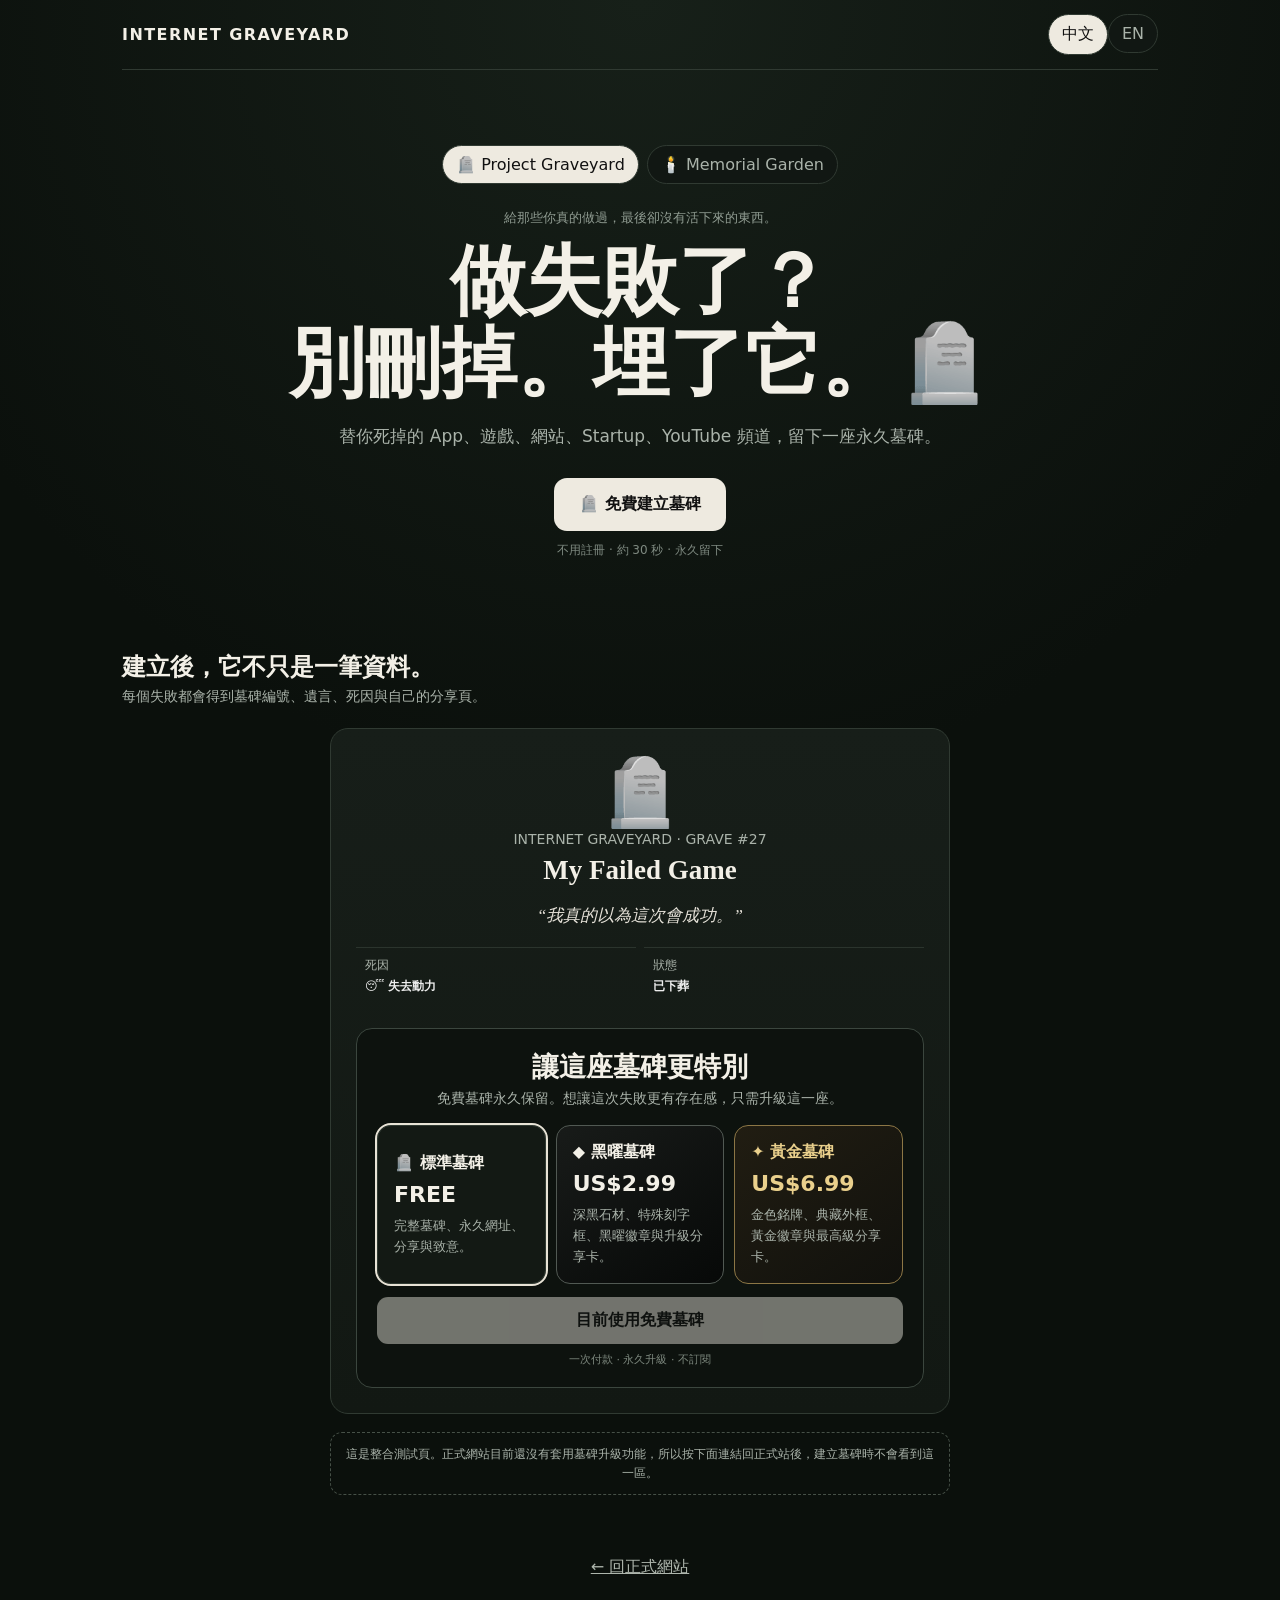
<file: integrated-test-v3.html>
<!doctype html><html lang="zh-Hant"><head><meta charset="utf-8"><meta name="viewport" content="width=device-width,initial-scale=1"><title>Internet Graveyard — Integrated Test</title><style>:root{--bg:#0b100c;--p:#121813;--p2:#171e19;--line:#303a32;--text:#f3f0e7;--muted:#aab3aa;--gold:#d5b66a}*{box-sizing:border-box}body{margin:0;background:radial-gradient(circle at top,#172019,#0b100c 45%);color:var(--text);font-family:Inter,system-ui,sans-serif}.wrap{max-width:1080px;margin:auto;padding:0 22px 70px}header{height:70px;border-bottom:1px solid var(--line);display:flex;align-items:center;justify-content:space-between}.brand{font-weight:900;letter-spacing:.09em}button{font:inherit;cursor:pointer}.lang button,.switch button{border:1px solid var(--line);background:#111713;color:var(--muted);padding:9px 13px;border-radius:999px}.lang .on,.switch .on{background:#eeeae0;color:#111}.hero{text-align:center;padding:75px 0 58px}.switch{display:flex;justify-content:center;gap:8px;margin-bottom:25px}.kicker{font-size:13px;color:#8f9b91;margin-bottom:13px}.hero h1{font:700 clamp(44px,7vw,76px)/1.08 Georgia,serif;margin:0 auto 18px;max-width:850px}.hero p{color:var(--muted);font-size:17px;line-height:1.7;max-width:690px;margin:auto}.cta{margin-top:27px;border:0;background:#eeeae0;color:#111;padding:16px 25px;border-radius:13px;font-weight:900}.proof{margin-top:11px;color:#7f8a81;font-size:12px}.section{padding:34px 0}.section h2{margin:0 0 5px}.sub{color:var(--muted);font-size:14px}.grave{max-width:620px;margin:22px auto 0;padding:25px;border:1px solid var(--line);border-radius:18px;background:linear-gradient(180deg,var(--p2),var(--p));text-align:center}.stone{font-size:66px}.grave h3{font:700 27px Georgia,serif;margin:8px}.epi{font:italic 17px Georgia,serif;color:#e5e1d8;margin:18px auto;max-width:430px}.facts{display:grid;grid-template-columns:1fr 1fr;gap:8px;text-align:left;margin:20px 0}.fact{border-top:1px solid #2b342d;padding:9px;color:var(--muted);font-size:12px}.fact b{display:block;color:#eee;margin-top:4px}.upgrade{margin-top:24px;padding:20px;border:1px solid #3b463e;border-radius:16px;background:#0d120e}.upgrade h3{font-family:inherit;margin:0 0 5px}.tiers{display:grid;grid-template-columns:repeat(3,1fr);gap:10px;margin-top:17px}.tier{position:relative;border:1px solid var(--line);background:#131914;border-radius:14px;padding:16px;text-align:left;color:var(--text)}.tier strong{display:block;font-size:16px}.tier .price{font-size:22px;font-weight:900;margin:8px 0}.tier small{color:var(--muted);line-height:1.5}.tier.selected{outline:2px solid #e8e3d6}.tier.obsidian{background:linear-gradient(145deg,#181b19,#070908);border-color:#515953}.tier.gold{background:linear-gradient(145deg,#211d12,#11110d);border-color:#8c7645}.tier.gold strong,.tier.gold .price{color:#ead08c}.pay{width:100%;margin-top:13px;border:0;border-radius:11px;padding:13px;font-weight:900;background:#eeeae0;color:#111}.pay:disabled{opacity:.45;cursor:not-allowed}.note{text-align:center;color:#7e897f;font-size:11px;margin-top:8px}.back{display:block;text-align:center;color:#aeb6ad;margin-top:28px}.prod-note{max-width:620px;margin:18px auto 0;padding:12px 14px;border:1px dashed #465047;border-radius:12px;color:var(--muted);font-size:12px;line-height:1.55;text-align:center}dialog{border:1px solid var(--line);border-radius:18px;background:#101511;color:var(--text);width:min(570px,calc(100% - 24px));padding:24px}dialog::backdrop{background:#000b}.formrow{margin:15px 0}.formrow label{display:block;color:var(--muted);font-size:13px;margin-bottom:6px}.formrow input,.formrow select{width:100%;padding:12px;background:#090d0a;border:1px solid var(--line);border-radius:10px;color:var(--text)}@media(max-width:700px){.tiers,.facts{grid-template-columns:1fr}.hero{padding-top:55px}}</style></head><body><div class="wrap"><header><div class="brand">INTERNET GRAVEYARD</div><div class="lang"><button id="zh" class="on" onclick="setLang('zh')">中文</button><button id="en" onclick="setLang('en')">EN</button></div></header><section class="hero"><div class="switch"><button class="on">🪦 Project Graveyard</button><button onclick="alert(lang==='zh'?'此測試版先驗證 Project 課金流程，Memorial 正式站維持原樣。':'This test focuses on Project monetization. Memorial remains unchanged.')">🕯️ Memorial Garden</button></div><div class="kicker" id="kicker">給那些你真的做過，最後卻沒有活下來的東西。</div><h1 id="title">做失敗了？<br>別刪掉。埋了它。🪦</h1><p id="subtitle">替你死掉的 App、遊戲、網站、Startup、YouTube 頻道，留下一座永久墓碑。</p><button class="cta" id="create" onclick="document.querySelector('dialog').showModal()">🪦 免費建立墓碑</button><div class="proof" id="proof">不用註冊 · 約 30 秒 · 永久留下</div></section><section class="section"><h2 id="done">建立後，它不只是一筆資料。</h2><div class="sub" id="doneSub">每個失敗都會得到墓碑編號、遺言、死因與自己的分享頁。</div><div class="grave" id="grave"><div class="stone">🪦</div><div class="sub">INTERNET GRAVEYARD · GRAVE #27</div><h3>My Failed Game</h3><div class="epi" id="epitaph">“我真的以為這次會成功。”</div><div class="facts"><div class="fact"><span id="causeLabel">死因</span><b id="causeValue">😴 失去動力</b></div><div class="fact"><span id="statusLabel">狀態</span><b id="statusValue">已下葬</b></div></div><div class="upgrade"><h3 id="upTitle">讓這座墓碑更特別</h3><div class="sub" id="upSub">免費墓碑永久保留。想讓這次失敗更有存在感，只需升級這一座。</div><div class="tiers"><button class="tier selected" data-tier="standard" onclick="pick(this)"><strong id="standardTitle">🪦 標準墓碑</strong><div class="price">FREE</div><small id="standardDesc">完整墓碑、永久網址、分享與致意。</small></button><button class="tier obsidian" data-tier="obsidian" onclick="pick(this)"><strong id="obsidianTitle">◆ 黑曜墓碑</strong><div class="price">US$2.99</div><small id="obsidianDesc">深黑石材、特殊刻字框、黑曜徽章與升級分享卡。</small></button><button class="tier gold" data-tier="gold" onclick="pick(this)"><strong id="goldTitle">✦ 黃金墓碑</strong><div class="price">US$6.99</div><small id="goldDesc">金色銘牌、典藏外框、黃金徽章與最高級分享卡。</small></button></div><button class="pay" id="pay" disabled>目前使用免費墓碑</button><div class="note" id="payNote">一次付款 · 永久升級 · 不訂閱</div></div></div><div class="prod-note" id="prodNote">這是整合測試頁。正式網站目前還沒有套用墓碑升級功能，所以按下面連結回正式站後，建立墓碑時不會看到這一區。</div></section><a class="back" id="back" href="./">← 回正式網站</a></div><dialog><form method="dialog"><h2 id="formTitle">替它立一座墓碑</h2><div class="sub" id="formSub">3 個問題，先埋下去。</div><div class="formrow"><label id="nameLabel">① 它叫什麼？</label><input value="My Failed Game"></div><div class="formrow"><label id="causeFormLabel">② 它為什麼死了？</label><select id="causeSelect"><option>😴 失去動力</option><option>👻 沒有使用者</option><option>📉 行銷太差</option><option>💸 錢燒完了</option></select></div><div class="formrow"><label id="epiLabel">③ 留一句遺言</label><input value="我真的以為這次會成功。"></div><button class="cta" id="buryBtn" style="width:100%;margin-top:8px" onclick="setTimeout(()=>document.getElementById('grave').scrollIntoView({behavior:'smooth'}),100)">🪦 埋了它</button></form></dialog><script>let lang='zh';function pick(el){document.querySelectorAll('.tier').forEach(x=>x.classList.remove('selected'));el.classList.add('selected');let t=el.dataset.tier,p=document.getElementById('pay'),g=document.getElementById('grave');g.style.boxShadow='';g.style.borderColor='';if(t==='standard'){p.disabled=true;p.textContent=lang==='zh'?'目前使用免費墓碑':'Current: Free grave'}else{p.disabled=false;p.textContent=(lang==='zh'?'永久升級 · ':'Permanent upgrade · ')+(t==='obsidian'?'US$2.99':'US$6.99');if(t==='obsidian'){g.style.borderColor='#68716a';g.style.boxShadow='0 0 35px rgba(160,170,165,.10)'}else{g.style.borderColor='#a98b4b';g.style.boxShadow='0 0 40px rgba(210,180,90,.12)'}}}document.getElementById('pay').onclick=()=>alert(lang==='zh'?'付款功能尚未開放。這一步目前只測試「會不會讓人想升級」。':'Payment is not enabled yet. This test only validates upgrade appeal.');function setLang(l){lang=l;document.documentElement.lang=l==='zh'?'zh-Hant':'en';zh.classList.toggle('on',l==='zh');en.classList.toggle('on',l==='en');let E=l==='en';kicker.textContent=E?'For the things you really built — but that did not survive.':'給那些你真的做過，最後卻沒有活下來的東西。';title.innerHTML=E?'Failed?<br>Don’t delete it. Bury it. 🪦':'做失敗了？<br>別刪掉。埋了它。🪦';subtitle.textContent=E?'Give your dead app, game, website, startup, or YouTube channel a permanent grave.':'替你死掉的 App、遊戲、網站、Startup、YouTube 頻道，留下一座永久墓碑。';create.textContent=E?'🪦 CREATE A GRAVE — FREE':'🪦 免費建立墓碑';proof.textContent=E?'No sign-up · About 30 seconds · Permanent':'不用註冊 · 約 30 秒 · 永久留下';done.textContent=E?'After creation, it becomes more than a database entry.':'建立後，它不只是一筆資料。';doneSub.textContent=E?'Every failure gets a grave number, epitaph, cause of death, and shareable page.':'每個失敗都會得到墓碑編號、遺言、死因與自己的分享頁。';epitaph.textContent=E?'“I really thought this one would work.”':'“我真的以為這次會成功。”';causeLabel.textContent=E?'Cause of death':'死因';causeValue.textContent=E?'😴 Lost motivation':'😴 失去動力';statusLabel.textContent=E?'Status':'狀態';statusValue.textContent=E?'Buried':'已下葬';upTitle.textContent=E?'Make this grave more special':'讓這座墓碑更特別';upSub.textContent=E?'The free grave stays forever. Upgrade only this grave if you want it to stand out.':'免費墓碑永久保留。想讓這次失敗更有存在感，只需升級這一座。';standardTitle.textContent=E?'🪦 Standard Grave':'🪦 標準墓碑';standardDesc.textContent=E?'Full grave, permanent URL, sharing, and respects.':'完整墓碑、永久網址、分享與致意。';obsidianTitle.textContent=E?'◆ Obsidian Grave':'◆ 黑曜墓碑';obsidianDesc.textContent=E?'Dark stone, special engraving frame, Obsidian badge, and upgraded share card.':'深黑石材、特殊刻字框、黑曜徽章與升級分享卡。';goldTitle.textContent=E?'✦ Gold Grave':'✦ 黃金墓碑';goldDesc.textContent=E?'Gold plaque, collector frame, Gold badge, and premium share card.':'金色銘牌、典藏外框、黃金徽章與最高級分享卡。';payNote.textContent=E?'One-time payment · Permanent · No subscription':'一次付款 · 永久升級 · 不訂閱';prodNote.textContent=E?'This is an integration test page. The live site does not have grave upgrades yet, so returning to the live site will not show this section after grave creation.':'這是整合測試頁。正式網站目前還沒有套用墓碑升級功能，所以按下面連結回正式站後，建立墓碑時不會看到這一區。';back.textContent=E?'← Back to live site':'← 回正式網站';formTitle.textContent=E?'Give it a grave':'替它立一座墓碑';formSub.textContent=E?'3 questions. Bury it first.':'3 個問題，先埋下去。';nameLabel.textContent=E?'① What was it called?':'① 它叫什麼？';causeFormLabel.textContent=E?'② Why did it die?':'② 它為什麼死了？';epiLabel.textContent=E?'③ Leave an epitaph':'③ 留一句遺言';buryBtn.textContent=E?'🪦 BURY IT':'🪦 埋了它';causeSelect.options[0].text=E?'😴 Lost motivation':'😴 失去動力';causeSelect.options[1].text=E?'👻 No users':'👻 沒有使用者';causeSelect.options[2].text=E?'📉 Bad marketing':'📉 行銷太差';causeSelect.options[3].text=E?'💸 Ran out of money':'💸 錢燒完了';pick(document.querySelector('.tier.selected'))}</script></body></html>
</file>
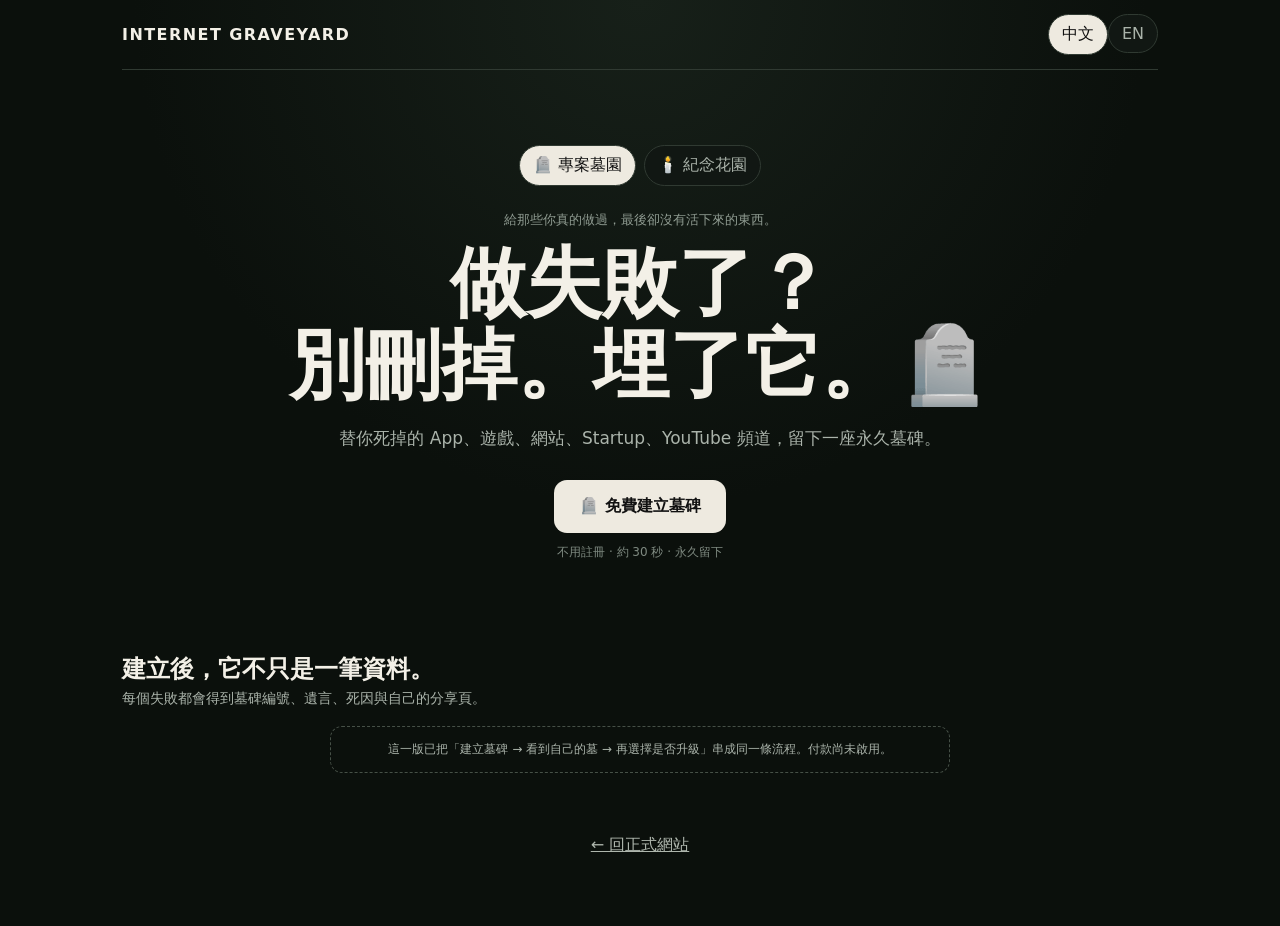
<file: integrated-test-v4.html>
<!doctype html><html lang="zh-Hant"><head><meta charset="utf-8"><meta name="viewport" content="width=device-width,initial-scale=1"><title>Internet Graveyard — Integrated Test V4</title><style>:root{--bg:#0b100c;--panel:#121813;--panel2:#171e19;--line:#303a32;--text:#f3f0e7;--muted:#aab3aa}*{box-sizing:border-box}body{margin:0;background:radial-gradient(circle at top,#172019,#0b100c 45%);color:var(--text);font-family:Inter,system-ui,sans-serif}.wrap{max-width:1080px;margin:auto;padding:0 22px 70px}header{height:70px;border-bottom:1px solid var(--line);display:flex;align-items:center;justify-content:space-between}.brand{font-weight:900;letter-spacing:.09em}button,input,select{font:inherit}.lang button,.switch button{border:1px solid var(--line);background:#111713;color:var(--muted);padding:9px 13px;border-radius:999px;cursor:pointer}.lang .on,.switch .on{background:#eeeae0;color:#111}.hero{text-align:center;padding:75px 0 58px}.switch{display:flex;justify-content:center;gap:8px;margin-bottom:25px}.kicker{font-size:13px;color:#8f9b91;margin-bottom:13px}.hero h1{font:700 clamp(44px,7vw,76px)/1.08 Georgia,serif;margin:0 auto 18px;max-width:850px}.hero p{color:var(--muted);font-size:17px;line-height:1.7;max-width:690px;margin:auto}.cta{margin-top:27px;border:0;background:#eeeae0;color:#111;padding:16px 25px;border-radius:13px;font-weight:900;cursor:pointer}.proof{margin-top:11px;color:#7f8a81;font-size:12px}.section{padding:34px 0}.section h2{margin:0 0 5px}.sub{color:var(--muted);font-size:14px}.grave{display:none;max-width:620px;margin:22px auto 0;padding:25px;border:1px solid var(--line);border-radius:18px;background:linear-gradient(180deg,var(--panel2),var(--panel));text-align:center}.grave.show{display:block}.stone{font-size:66px}.grave h3{font:700 27px Georgia,serif;margin:8px}.epi{font:italic 17px Georgia,serif;color:#e5e1d8;margin:18px auto;max-width:430px}.facts{display:grid;grid-template-columns:1fr 1fr;gap:8px;text-align:left;margin:20px 0}.fact{border-top:1px solid #2b342d;padding:9px;color:var(--muted);font-size:12px}.fact b{display:block;color:#eee;margin-top:4px}.upgrade{margin-top:24px;padding:20px;border:1px solid #3b463e;border-radius:16px;background:#0d120e}.upgrade h3{font-family:inherit;margin:0 0 5px}.tiers{display:grid;grid-template-columns:repeat(3,1fr);gap:10px;margin-top:17px}.tier{border:1px solid var(--line);background:#131914;border-radius:14px;padding:16px;text-align:left;color:var(--text);cursor:pointer}.tier strong{display:block;font-size:16px}.tier .price{font-size:22px;font-weight:900;margin:8px 0}.tier small{color:var(--muted);line-height:1.5}.tier.selected{outline:2px solid #e8e3d6}.tier.obsidian{background:linear-gradient(145deg,#181b19,#070908);border-color:#515953}.tier.gold{background:linear-gradient(145deg,#211d12,#11110d);border-color:#8c7645}.tier.gold strong,.tier.gold .price{color:#ead08c}.pay{width:100%;margin-top:13px;border:0;border-radius:11px;padding:13px;font-weight:900;background:#eeeae0;color:#111}.pay:disabled{opacity:.45}.note{text-align:center;color:#7e897f;font-size:11px;margin-top:8px}.statusbox{max-width:620px;margin:18px auto 0;padding:13px 15px;border:1px dashed #465047;border-radius:12px;color:var(--muted);font-size:12px;line-height:1.55;text-align:center}.back{display:block;text-align:center;color:#aeb6ad;margin-top:28px}dialog{border:1px solid var(--line);border-radius:18px;background:#101511;color:var(--text);width:min(570px,calc(100% - 24px));padding:24px}dialog::backdrop{background:#000b}.formrow{margin:15px 0}.formrow label{display:block;color:var(--muted);font-size:13px;margin-bottom:6px}.formrow input,.formrow select{width:100%;padding:12px;background:#090d0a;border:1px solid var(--line);border-radius:10px;color:var(--text)}@media(max-width:700px){.tiers,.facts{grid-template-columns:1fr}.hero{padding-top:55px}}</style></head><body><div class="wrap"><header><div class="brand">INTERNET GRAVEYARD</div><div class="lang"><button id="zhBtn" class="on" onclick="setLang('zh')">中文</button><button id="enBtn" onclick="setLang('en')">EN</button></div></header><section class="hero"><div class="switch"><button id="projectBtn" class="on">🪦 專案墓園</button><button id="memorialBtn" onclick="memorialInfo()">🕯️ 紀念花園</button></div><div class="kicker" id="kicker">給那些你真的做過，最後卻沒有活下來的東西。</div><h1 id="title">做失敗了？<br>別刪掉。埋了它。🪦</h1><p id="subtitle">替你死掉的 App、遊戲、網站、Startup、YouTube 頻道，留下一座永久墓碑。</p><button class="cta" id="createBtn" onclick="buryDialog.showModal()">🪦 免費建立墓碑</button><div class="proof" id="proof">不用註冊 · 約 30 秒 · 永久留下</div></section><section class="section"><h2 id="afterTitle">建立後，它不只是一筆資料。</h2><div class="sub" id="afterSub">每個失敗都會得到墓碑編號、遺言、死因與自己的分享頁。</div><div class="grave" id="grave"><div class="stone">🪦</div><div class="sub">INTERNET GRAVEYARD · GRAVE #27</div><h3 id="graveName">My Failed Game</h3><div class="epi" id="graveEpi">“我真的以為這次會成功。”</div><div class="facts"><div class="fact"><span id="causeLabel">死因</span><b id="graveCause">😴 失去動力</b></div><div class="fact"><span id="statusLabel">狀態</span><b id="statusValue">已下葬</b></div></div><div class="upgrade"><h3 id="upgradeTitle">讓這座墓碑更特別</h3><div class="sub" id="upgradeSub">免費墓碑永久保留。想讓這次失敗更有存在感，只需升級這一座。</div><div class="tiers"><button class="tier selected" data-tier="standard" onclick="pick(this)"><strong id="standardTitle">🪦 標準墓碑</strong><div class="price">FREE</div><small id="standardDesc">完整墓碑、永久網址、分享與致意。</small></button><button class="tier obsidian" data-tier="obsidian" onclick="pick(this)"><strong id="obsidianTitle">◆ 黑曜墓碑</strong><div class="price">US$2.99</div><small id="obsidianDesc">深黑石材、特殊刻字框、黑曜徽章與升級分享卡。</small></button><button class="tier gold" data-tier="gold" onclick="pick(this)"><strong id="goldTitle">✦ 黃金墓碑</strong><div class="price">US$6.99</div><small id="goldDesc">金色銘牌、典藏外框、黃金徽章與最高級分享卡。</small></button></div><button class="pay" id="payBtn" disabled>目前使用免費墓碑</button><div class="note" id="payNote">一次付款 · 永久升級 · 不訂閱</div></div></div><div class="statusbox" id="statusBox">這一版已把「建立墓碑 → 看到自己的墓 → 再選擇是否升級」串成同一條流程。付款尚未啟用。</div></section><a class="back" id="backLink" href="./">← 回正式網站</a></div><dialog id="buryDialog"><form method="dialog" id="buryForm"><h2 id="formTitle">替它立一座墓碑</h2><div class="sub" id="formSub">3 個問題，先埋下去。</div><div class="formrow"><label id="nameLabel">① 它叫什麼？</label><input id="nameInput" value="My Failed Game" maxlength="60"></div><div class="formrow"><label id="causeFormLabel">② 它為什麼死了？</label><select id="causeSelect"><option value="motivation">😴 失去動力</option><option value="users">👻 沒有使用者</option><option value="marketing">📉 行銷太差</option><option value="money">💸 錢燒完了</option></select></div><div class="formrow"><label id="epiLabel">③ 留一句遺言</label><input id="epiInput" value="我真的以為這次會成功。"></div><button class="cta" id="buryBtn" style="width:100%;margin-top:8px" type="submit">🪦 埋了它</button></form></dialog><script>let lang='zh';const Z={project:'🪦 專案墓園',memorial:'🕯️ 紀念花園',cause:'死因',status:'狀態',buried:'已下葬',standard:'🪦 標準墓碑',obsidian:'◆ 黑曜墓碑',gold:'✦ 黃金墓碑'},E={project:'🪦 Project Graveyard',memorial:'🕯️ Memorial Garden',cause:'Cause of death',status:'Status',buried:'Buried',standard:'🪦 Standard Grave',obsidian:'◆ Obsidian Grave',gold:'✦ Gold Grave'};function causeText(v,en){return ({motivation:en?'😴 Lost motivation':'😴 失去動力',users:en?'👻 No users':'👻 沒有使用者',marketing:en?'📉 Poor marketing':'📉 行銷太差',money:en?'💸 Ran out of money':'💸 錢燒完了'})[v]}function setLang(l){lang=l;let en=l==='en',T=en?E:Z;document.documentElement.lang=en?'en':'zh-Hant';zhBtn.classList.toggle('on',!en);enBtn.classList.toggle('on',en);projectBtn.textContent=T.project;memorialBtn.textContent=T.memorial;kicker.textContent=en?'For the things you really built — but that did not survive.':'給那些你真的做過，最後卻沒有活下來的東西。';title.innerHTML=en?'Failed?<br>Don’t delete it. Bury it. 🪦':'做失敗了？<br>別刪掉。埋了它。🪦';subtitle.textContent=en?'Give your dead app, game, website, startup, or YouTube channel a permanent grave.':'替你死掉的 App、遊戲、網站、Startup、YouTube 頻道，留下一座永久墓碑。';createBtn.textContent=en?'🪦 CREATE A GRAVE — FREE':'🪦 免費建立墓碑';proof.textContent=en?'No sign-up · About 30 seconds · Permanent':'不用註冊 · 約 30 秒 · 永久留下';afterTitle.textContent=en?'After creation, it becomes more than a database entry.':'建立後，它不只是一筆資料。';afterSub.textContent=en?'Every failure gets a grave number, epitaph, cause of death, and shareable page.':'每個失敗都會得到墓碑編號、遺言、死因與自己的分享頁。';causeLabel.textContent=T.cause;statusLabel.textContent=T.status;statusValue.textContent=T.buried;standardTitle.textContent=T.standard;obsidianTitle.textContent=T.obsidian;goldTitle.textContent=T.gold;standardDesc.textContent=en?'Full grave, permanent URL, sharing, and respects.':'完整墓碑、永久網址、分享與致意。';obsidianDesc.textContent=en?'Dark stone, special engraving frame, Obsidian badge, and upgraded share card.':'深黑石材、特殊刻字框、黑曜徽章與升級分享卡。';goldDesc.textContent=en?'Gold plaque, collector frame, Gold badge, and premium share card.':'金色銘牌、典藏外框、黃金徽章與最高級分享卡。';upgradeTitle.textContent=en?'Make this grave more special':'讓這座墓碑更特別';upgradeSub.textContent=en?'The free grave stays forever. Upgrade only this grave if you want it to stand out.':'免費墓碑永久保留。想讓這次失敗更有存在感，只需升級這一座。';payNote.textContent=en?'One-time payment · Permanent · No subscription':'一次付款 · 永久升級 · 不訂閱';statusBox.textContent=en?'This version connects creation → your grave → optional upgrade in one flow. Payment is not enabled yet.':'這一版已把「建立墓碑 → 看到自己的墓 → 再選擇是否升級」串成同一條流程。付款尚未啟用。';backLink.textContent=en?'← Back to live site':'← 回正式網站';formTitle.textContent=en?'Give it a grave':'替它立一座墓碑';formSub.textContent=en?'3 questions. Bury it first.':'3 個問題，先埋下去。';nameLabel.textContent=en?'① What was it called?':'① 它叫什麼？';causeFormLabel.textContent=en?'② Why did it die?':'② 它為什麼死了？';epiLabel.textContent=en?'③ Leave an epitaph':'③ 留一句遺言';buryBtn.textContent=en?'🪦 BURY IT':'🪦 埋了它';[...causeSelect.options].forEach(o=>o.textContent=causeText(o.value,en));if(grave.classList.contains('show'))graveCause.textContent=causeText(causeSelect.value,en);pick(document.querySelector('.tier.selected'))}function pick(el){document.querySelectorAll('.tier').forEach(x=>x.classList.remove('selected'));el.classList.add('selected');let t=el.dataset.tier;grave.style.borderColor='';grave.style.boxShadow='';if(t==='standard'){payBtn.disabled=true;payBtn.textContent=lang==='en'?'Current: Free grave':'目前使用免費墓碑'}else{payBtn.disabled=false;payBtn.textContent=(lang==='en'?'Permanent upgrade · ':'永久升級 · ')+(t==='obsidian'?'US$2.99':'US$6.99');if(t==='obsidian'){grave.style.borderColor='#68716a';grave.style.boxShadow='0 0 35px rgba(160,170,165,.10)'}else{grave.style.borderColor='#a98b4b';grave.style.boxShadow='0 0 40px rgba(210,180,90,.12)'}}}buryForm.addEventListener('submit',e=>{e.preventDefault();graveName.textContent=nameInput.value.trim()||'Untitled';graveEpi.textContent='“'+(epiInput.value.trim()||(lang==='en'?'No final words.':'沒有留下遺言。'))+'”';graveCause.textContent=causeText(causeSelect.value,lang==='en');buryDialog.close();grave.classList.add('show');setTimeout(()=>grave.scrollIntoView({behavior:'smooth',block:'start'}),80)});payBtn.onclick=()=>alert(lang==='en'?'Payment is not enabled yet. The next production step is to connect this upgrade choice to the real grave record and payment backend.':'付款尚未啟用。下一個正式製作步驟會把這個升級選擇接到真實墓碑資料與付款後端。');function memorialInfo(){alert(lang==='en'?'Memorial Garden will keep its separate, respectful wording and will not use failed-project humor.':'紀念花園會維持獨立、較莊重的文案，不會套用失敗專案的幽默語氣。')}setLang('zh');</script></body></html>
</file>
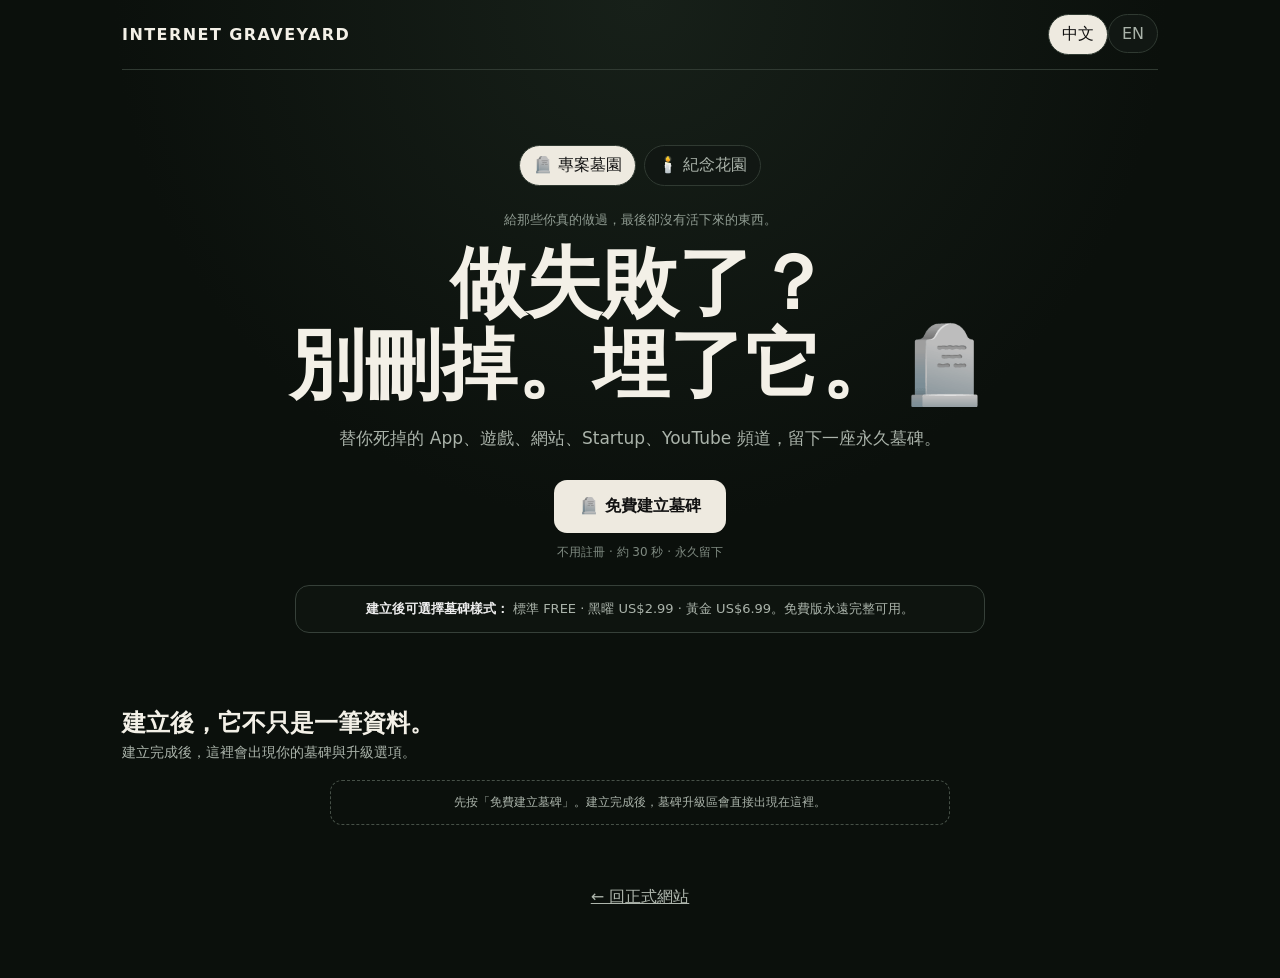
<file: integrated-test-v5.html>
<!doctype html><html lang="zh-Hant"><head><meta charset="utf-8"><meta name="viewport" content="width=device-width,initial-scale=1"><title>Internet Graveyard — Integrated Test V5</title><style>:root{--bg:#0b100c;--p:#121813;--p2:#171e19;--line:#303a32;--text:#f3f0e7;--muted:#aab3aa}*{box-sizing:border-box}body{margin:0;background:radial-gradient(circle at top,#172019,#0b100c 45%);color:var(--text);font-family:Inter,system-ui,sans-serif}.wrap{max-width:1080px;margin:auto;padding:0 22px 70px}header{height:70px;border-bottom:1px solid var(--line);display:flex;align-items:center;justify-content:space-between}.brand{font-weight:900;letter-spacing:.09em}button,input,select{font:inherit}.lang button,.switch button{border:1px solid var(--line);background:#111713;color:var(--muted);padding:9px 13px;border-radius:999px;cursor:pointer}.lang .on,.switch .on{background:#eeeae0;color:#111}.hero{text-align:center;padding:75px 0 40px}.switch{display:flex;justify-content:center;gap:8px;margin-bottom:25px}.kicker{font-size:13px;color:#8f9b91;margin-bottom:13px}.hero h1{font:700 clamp(44px,7vw,76px)/1.08 Georgia,serif;margin:0 auto 18px;max-width:850px}.hero p{color:var(--muted);font-size:17px;line-height:1.7;max-width:690px;margin:auto}.cta{margin-top:27px;border:0;background:#eeeae0;color:#111;padding:16px 25px;border-radius:13px;font-weight:900;cursor:pointer}.proof{margin-top:11px;color:#7f8a81;font-size:12px}.teaser{max-width:690px;margin:24px auto 0;padding:14px;border:1px solid #364039;border-radius:14px;background:#0e140f;color:var(--muted);font-size:13px}.teaser b{color:#eee}.section{padding:34px 0}.section h2{margin:0 0 5px}.sub{color:var(--muted);font-size:14px}.grave{display:none;max-width:620px;margin:22px auto 0;padding:25px;border:1px solid var(--line);border-radius:18px;background:linear-gradient(180deg,var(--p2),var(--p));text-align:center}.grave.show{display:block}.stone{font-size:66px}.grave h3{font:700 27px Georgia,serif;margin:8px}.epi{font:italic 17px Georgia,serif;color:#e5e1d8;margin:18px auto;max-width:430px}.facts{display:grid;grid-template-columns:1fr 1fr;gap:8px;text-align:left;margin:20px 0}.fact{border-top:1px solid #2b342d;padding:9px;color:var(--muted);font-size:12px}.fact b{display:block;color:#eee;margin-top:4px}.upgrade{margin-top:24px;padding:20px;border:1px solid #3b463e;border-radius:16px;background:#0d120e}.tiers{display:grid;grid-template-columns:repeat(3,1fr);gap:10px;margin-top:17px}.tier{border:1px solid var(--line);background:#131914;border-radius:14px;padding:16px;text-align:left;color:var(--text);cursor:pointer}.tier strong{display:block}.tier .price{font-size:22px;font-weight:900;margin:8px 0}.tier small{color:var(--muted);line-height:1.5}.tier.selected{outline:2px solid #e8e3d6}.tier.obsidian{background:linear-gradient(145deg,#181b19,#070908);border-color:#515953}.tier.gold{background:linear-gradient(145deg,#211d12,#11110d);border-color:#8c7645}.tier.gold strong,.tier.gold .price{color:#ead08c}.pay{width:100%;margin-top:13px;border:0;border-radius:11px;padding:13px;font-weight:900;background:#eeeae0;color:#111}.pay:disabled{opacity:.45}.note{text-align:center;color:#7e897f;font-size:11px;margin-top:8px}.statusbox{max-width:620px;margin:18px auto 0;padding:13px 15px;border:1px dashed #465047;border-radius:12px;color:var(--muted);font-size:12px;text-align:center}.back{display:block;text-align:center;color:#aeb6ad;margin-top:28px}dialog{border:1px solid var(--line);border-radius:18px;background:#101511;color:var(--text);width:min(570px,calc(100% - 24px));padding:24px}dialog::backdrop{background:#000b}.formrow{margin:15px 0}.formrow label{display:block;color:var(--muted);font-size:13px;margin-bottom:6px}.formrow input,.formrow select{width:100%;padding:12px;background:#090d0a;border:1px solid var(--line);border-radius:10px;color:var(--text)}@media(max-width:700px){.tiers,.facts{grid-template-columns:1fr}}</style></head><body><div class="wrap"><header><div class="brand">INTERNET GRAVEYARD</div><div class="lang"><button id="zhBtn" class="on" onclick="setLang('zh')">中文</button><button id="enBtn" onclick="setLang('en')">EN</button></div></header><section class="hero"><div class="switch"><button id="projectBtn" class="on">🪦 專案墓園</button><button id="memorialBtn">🕯️ 紀念花園</button></div><div class="kicker" id="kicker">給那些你真的做過，最後卻沒有活下來的東西。</div><h1 id="title">做失敗了？<br>別刪掉。埋了它。🪦</h1><p id="subtitle">替你死掉的 App、遊戲、網站、Startup、YouTube 頻道，留下一座永久墓碑。</p><button class="cta" id="createBtn" onclick="buryDialog.showModal()">🪦 免費建立墓碑</button><div class="proof" id="proof">不用註冊 · 約 30 秒 · 永久留下</div><div class="teaser" id="teaser"><b>建立後可選擇墓碑樣式：</b> 標準 FREE · 黑曜 US$2.99 · 黃金 US$6.99。免費版永遠完整可用。</div></section><section class="section"><h2 id="afterTitle">建立後，它不只是一筆資料。</h2><div class="sub" id="afterSub">建立完成後，這裡會出現你的墓碑與升級選項。</div><div class="grave" id="grave"><div class="stone">🪦</div><div class="sub">INTERNET GRAVEYARD · GRAVE #27</div><h3 id="graveName"></h3><div class="epi" id="graveEpi"></div><div class="facts"><div class="fact"><span id="causeLabel">死因</span><b id="graveCause"></b></div><div class="fact"><span id="statusLabel">狀態</span><b id="statusValue">已下葬</b></div></div><div class="upgrade"><h3 id="upgradeTitle">讓這座墓碑更特別</h3><div class="sub" id="upgradeSub">免費墓碑永久保留。想讓這次失敗更有存在感，只需升級這一座。</div><div class="tiers"><button class="tier selected" data-tier="standard" onclick="pick(this)"><strong id="standardTitle">🪦 標準墓碑</strong><div class="price">FREE</div><small id="standardDesc">完整墓碑、永久網址、分享與致意。</small></button><button class="tier obsidian" data-tier="obsidian" onclick="pick(this)"><strong id="obsidianTitle">◆ 黑曜墓碑</strong><div class="price">US$2.99</div><small id="obsidianDesc">深黑石材、特殊刻字框、黑曜徽章與升級分享卡。</small></button><button class="tier gold" data-tier="gold" onclick="pick(this)"><strong id="goldTitle">✦ 黃金墓碑</strong><div class="price">US$6.99</div><small id="goldDesc">金色銘牌、典藏外框、黃金徽章與最高級分享卡。</small></button></div><button class="pay" id="payBtn" disabled>目前使用免費墓碑</button><div class="note" id="payNote">一次付款 · 永久升級 · 不訂閱</div></div></div><div class="statusbox" id="statusBox">先按「免費建立墓碑」。建立完成後，墓碑升級區會直接出現在這裡。</div></section><a class="back" id="backLink" href="./">← 回正式網站</a></div><dialog id="buryDialog"><form id="buryForm"><h2 id="formTitle">替它立一座墓碑</h2><div class="sub" id="formSub">3 個問題，先埋下去。</div><div class="formrow"><label id="nameLabel">① 它叫什麼？</label><input id="nameInput" value="My Failed Game"></div><div class="formrow"><label id="causeFormLabel">② 它為什麼死了？</label><select id="causeSelect"><option value="motivation">😴 失去動力</option><option value="users">👻 沒有使用者</option><option value="marketing">📉 行銷太差</option><option value="money">💸 錢燒完了</option></select></div><div class="formrow"><label id="epiLabel">③ 留一句遺言</label><input id="epiInput" value="我真的以為這次會成功。"></div><button class="cta" id="buryBtn" style="width:100%" type="submit">🪦 埋了它</button></form></dialog><script>let lang='zh';function causeText(v,en){return({motivation:en?'😴 Lost motivation':'😴 失去動力',users:en?'👻 No users':'👻 沒有使用者',marketing:en?'📉 Poor marketing':'📉 行銷太差',money:en?'💸 Ran out of money':'💸 錢燒完了'})[v]}buryForm.addEventListener('submit',e=>{e.preventDefault();graveName.textContent=nameInput.value||'Untitled';graveEpi.textContent='“'+(epiInput.value||'—')+'”';graveCause.textContent=causeText(causeSelect.value,lang==='en');grave.classList.add('show');buryDialog.close();statusBox.textContent=lang==='en'?'Created. The upgrade choices are now visible below your grave.':'已建立。墓碑升級選項現在會顯示在你的墓碑下方。';setTimeout(()=>grave.scrollIntoView({behavior:'smooth',block:'start'}),80)});function pick(el){document.querySelectorAll('.tier').forEach(x=>x.classList.remove('selected'));el.classList.add('selected');let t=el.dataset.tier;grave.style.borderColor='';grave.style.boxShadow='';if(t==='standard'){payBtn.disabled=true;payBtn.textContent=lang==='en'?'Current: Free grave':'目前使用免費墓碑'}else{payBtn.disabled=false;payBtn.textContent=(lang==='en'?'Permanent upgrade · ':'永久升級 · ')+(t==='obsidian'?'US$2.99':'US$6.99');if(t==='obsidian'){grave.style.borderColor='#68716a';grave.style.boxShadow='0 0 35px rgba(160,170,165,.10)'}else{grave.style.borderColor='#a98b4b';grave.style.boxShadow='0 0 40px rgba(210,180,90,.12)'}}}payBtn.onclick=()=>alert(lang==='en'?'Payment is not enabled yet.':'付款功能尚未啟用。');function setLang(l){lang=l;let en=l==='en';document.documentElement.lang=en?'en':'zh-Hant';zhBtn.classList.toggle('on',!en);enBtn.classList.toggle('on',en);projectBtn.textContent=en?'🪦 Project Graveyard':'🪦 專案墓園';memorialBtn.textContent=en?'🕯️ Memorial Garden':'🕯️ 紀念花園';kicker.textContent=en?'For the things you really built — but that did not survive.':'給那些你真的做過，最後卻沒有活下來的東西。';title.innerHTML=en?'Failed?<br>Don’t delete it. Bury it. 🪦':'做失敗了？<br>別刪掉。埋了它。🪦';subtitle.textContent=en?'Give your dead app, game, website, startup, or YouTube channel a permanent grave.':'替你死掉的 App、遊戲、網站、Startup、YouTube 頻道，留下一座永久墓碑。';createBtn.textContent=en?'🪦 CREATE A GRAVE — FREE':'🪦 免費建立墓碑';proof.textContent=en?'No sign-up · About 30 seconds · Permanent':'不用註冊 · 約 30 秒 · 永久留下';teaser.innerHTML=en?'<b>Choose a grave style after creation:</b> Standard FREE · Obsidian US$2.99 · Gold US$6.99. The free version stays fully usable forever.':'<b>建立後可選擇墓碑樣式：</b> 標準 FREE · 黑曜 US$2.99 · 黃金 US$6.99。免費版永遠完整可用。';afterTitle.textContent=en?'After creation, it becomes more than a database entry.':'建立後，它不只是一筆資料。';afterSub.textContent=en?'After creation, your grave and upgrade options will appear here.':'建立完成後，這裡會出現你的墓碑與升級選項。';causeLabel.textContent=en?'Cause of death':'死因';statusLabel.textContent=en?'Status':'狀態';statusValue.textContent=en?'Buried':'已下葬';upgradeTitle.textContent=en?'Make this grave more special':'讓這座墓碑更特別';upgradeSub.textContent=en?'The free grave stays forever. Upgrade only this grave if you want it to stand out.':'免費墓碑永久保留。想讓這次失敗更有存在感，只需升級這一座。';standardTitle.textContent=en?'🪦 Standard Grave':'🪦 標準墓碑';standardDesc.textContent=en?'Full grave, permanent URL, sharing, and respects.':'完整墓碑、永久網址、分享與致意。';obsidianTitle.textContent=en?'◆ Obsidian Grave':'◆ 黑曜墓碑';obsidianDesc.textContent=en?'Dark stone, special engraving frame, Obsidian badge, and upgraded share card.':'深黑石材、特殊刻字框、黑曜徽章與升級分享卡。';goldTitle.textContent=en?'✦ Gold Grave':'✦ 黃金墓碑';goldDesc.textContent=en?'Gold plaque, collector frame, Gold badge, and premium share card.':'金色銘牌、典藏外框、黃金徽章與最高級分享卡。';payNote.textContent=en?'One-time payment · Permanent · No subscription':'一次付款 · 永久升級 · 不訂閱';backLink.textContent=en?'← Back to live site':'← 回正式網站';formTitle.textContent=en?'Give it a grave':'替它立一座墓碑';formSub.textContent=en?'3 questions. Bury it first.':'3 個問題，先埋下去。';nameLabel.textContent=en?'① What was it called?':'① 它叫什麼？';causeFormLabel.textContent=en?'② Why did it die?':'② 它為什麼死了？';epiLabel.textContent=en?'③ Leave an epitaph':'③ 留一句遺言';buryBtn.textContent=en?'🪦 BURY IT':'🪦 埋了它';[...causeSelect.options].forEach(o=>o.textContent=causeText(o.value,en));if(grave.classList.contains('show'))graveCause.textContent=causeText(causeSelect.value,en);pick(document.querySelector('.tier.selected'))}setLang('zh')</script></body></html>
</file>
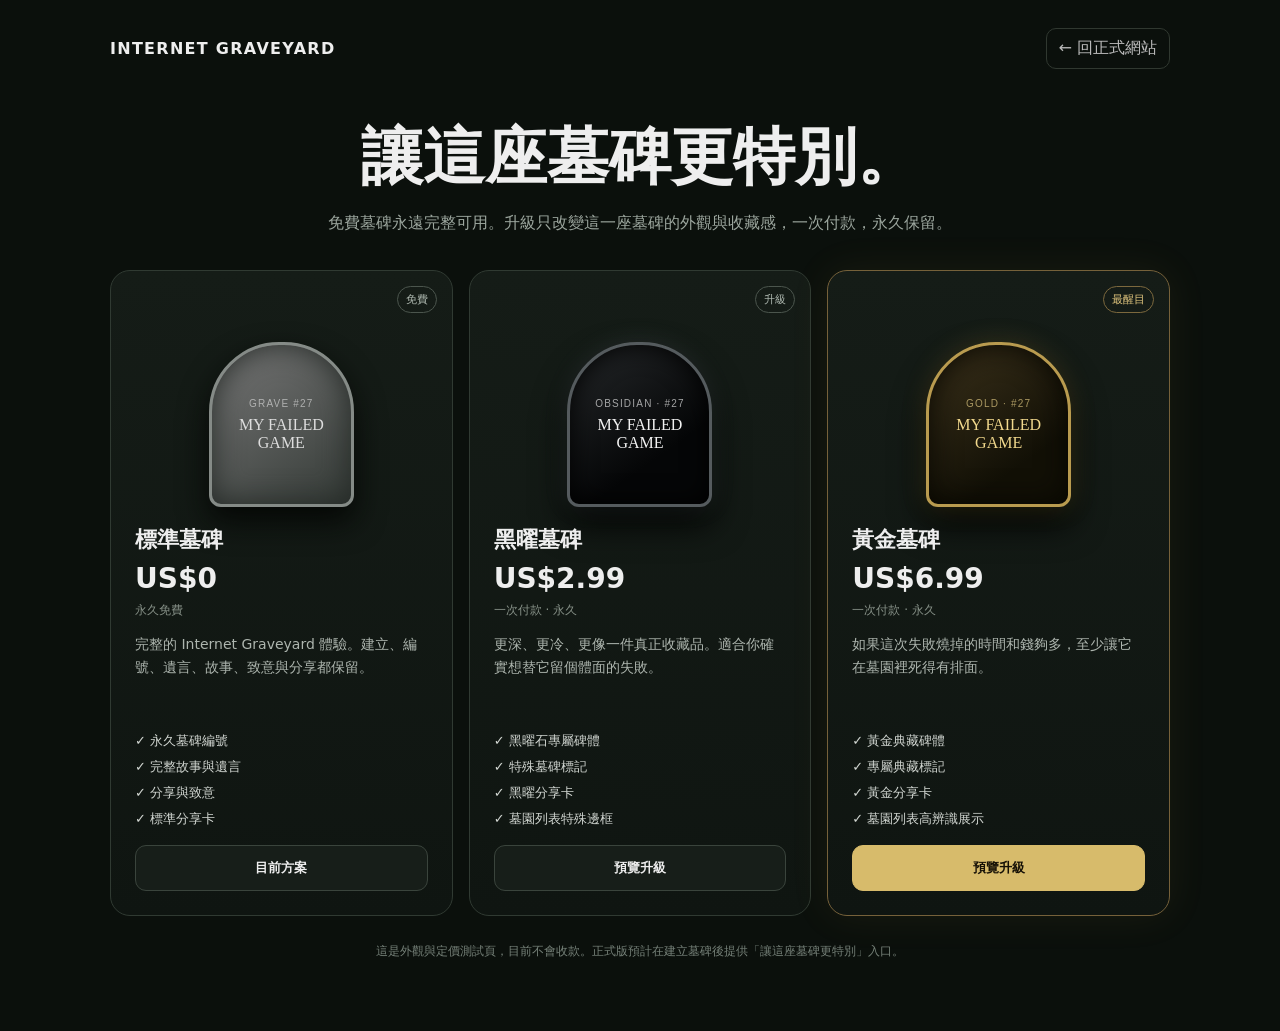
<file: monument-preview-v2.html>
<!doctype html><html lang="zh-Hant"><head><meta charset="utf-8"><meta name="viewport" content="width=device-width,initial-scale=1"><title>Internet Graveyard — 墓碑升級預覽</title><style>*{box-sizing:border-box}body{margin:0;background:#0b100c;color:#eee;font-family:Inter,system-ui,sans-serif}.wrap{max-width:1100px;margin:auto;padding:28px 20px 70px}.top{display:flex;justify-content:space-between;align-items:center;margin-bottom:46px}.brand{font-weight:900;letter-spacing:.08em}.back{color:#bbb;text-decoration:none;border:1px solid #303830;padding:9px 12px;border-radius:10px}h1{text-align:center;font-family:Georgia,serif;font-size:clamp(36px,6vw,62px);margin:0 0 10px}.lead{text-align:center;color:#9ca69e;max-width:650px;margin:0 auto 34px;line-height:1.7}.cards{display:grid;grid-template-columns:repeat(3,1fr);gap:16px}.plan{position:relative;border:1px solid #303a32;background:linear-gradient(#151c17,#0f1511);border-radius:20px;padding:24px;min-height:470px;display:flex;flex-direction:column}.plan.featured{border-color:#76613a;box-shadow:0 0 40px rgba(210,170,80,.08)}.badge{position:absolute;right:15px;top:15px;font-size:11px;padding:5px 8px;border-radius:999px;border:1px solid #4b554d;color:#aeb8b0}.featured .badge{border-color:#7c683d;color:#e5c980}.stone{height:190px;display:flex;align-items:flex-end;justify-content:center;margin:22px 0 18px}.grave{width:145px;height:165px;border-radius:70px 70px 12px 12px;background:linear-gradient(145deg,#777,#343a36);border:3px solid #858b87;box-shadow:inset 0 0 30px #252a27,0 14px 30px #050705;display:flex;align-items:center;justify-content:center;text-align:center;padding:18px;font-family:Georgia,serif;color:#ddd}.obsidian .grave{background:linear-gradient(145deg,#25282a,#050607 68%);border-color:#555b5e;box-shadow:inset 0 0 26px #000,0 0 24px rgba(180,200,210,.12),0 16px 34px #020302;color:#f3f3f3}.gold .grave{background:linear-gradient(145deg,#3c321b,#121006 72%);border-color:#b99b4f;box-shadow:inset 0 0 30px #070601,0 0 26px rgba(226,187,80,.18),0 16px 34px #020302;color:#f2d98d}.grave small{display:block;font-family:Inter,sans-serif;font-size:10px;letter-spacing:.12em;margin-bottom:7px;opacity:.65}.plan h2{font-size:22px;margin:0}.price{font-size:28px;font-weight:900;margin:7px 0}.once{font-size:12px;color:#879188}.desc{color:#adb5ae;line-height:1.6;font-size:14px;min-height:68px}.features{padding:0;list-style:none;color:#d2d7d2;font-size:13px;line-height:2}.choose{margin-top:auto;width:100%;padding:13px;border-radius:11px;border:1px solid #3a443c;background:#171e19;color:#eee;font-weight:850}.featured .choose{background:#d7bb6b;color:#151006;border-color:#d7bb6b}.foot{text-align:center;color:#758078;font-size:12px;margin-top:26px;line-height:1.6}@media(max-width:800px){.cards{grid-template-columns:1fr}.plan{min-height:auto}.stone{height:160px}.grave{height:145px;width:130px}}</style></head><body><div class="wrap"><div class="top"><div class="brand">INTERNET GRAVEYARD</div><a class="back" href="./">← 回正式網站</a></div><h1>讓這座墓碑更特別。</h1><p class="lead">免費墓碑永遠完整可用。升級只改變這一座墓碑的外觀與收藏感，一次付款，永久保留。</p><div class="cards"><article class="plan standard"><span class="badge">免費</span><div class="stone"><div class="grave"><div><small>GRAVE #27</small>MY FAILED<br>GAME</div></div></div><h2>標準墓碑</h2><div class="price">US$0</div><div class="once">永久免費</div><p class="desc">完整的 Internet Graveyard 體驗。建立、編號、遺言、故事、致意與分享都保留。</p><ul class="features"><li>✓ 永久墓碑編號</li><li>✓ 完整故事與遺言</li><li>✓ 分享與致意</li><li>✓ 標準分享卡</li></ul><button class="choose" onclick="pick('標準墓碑')">目前方案</button></article><article class="plan obsidian"><span class="badge">升級</span><div class="stone"><div class="grave"><div><small>OBSIDIAN · #27</small>MY FAILED<br>GAME</div></div></div><h2>黑曜墓碑</h2><div class="price">US$2.99</div><div class="once">一次付款 · 永久</div><p class="desc">更深、更冷、更像一件真正收藏品。適合你確實想替它留個體面的失敗。</p><ul class="features"><li>✓ 黑曜石專屬碑體</li><li>✓ 特殊墓碑標記</li><li>✓ 黑曜分享卡</li><li>✓ 墓園列表特殊邊框</li></ul><button class="choose" onclick="pick('黑曜墓碑')">預覽升級</button></article><article class="plan gold featured"><span class="badge">最醒目</span><div class="stone"><div class="grave"><div><small>GOLD · #27</small>MY FAILED<br>GAME</div></div></div><h2>黃金墓碑</h2><div class="price">US$6.99</div><div class="once">一次付款 · 永久</div><p class="desc">如果這次失敗燒掉的時間和錢夠多，至少讓它在墓園裡死得有排面。</p><ul class="features"><li>✓ 黃金典藏碑體</li><li>✓ 專屬典藏標記</li><li>✓ 黃金分享卡</li><li>✓ 墓園列表高辨識展示</li></ul><button class="choose" onclick="pick('黃金墓碑')">預覽升級</button></article></div><div class="foot">這是外觀與定價測試頁，目前不會收款。正式版預計在建立墓碑後提供「讓這座墓碑更特別」入口。</div></div><script>function pick(n){alert(n+'：目前是預覽階段，尚未收款。\n\n正式版會先讓你看到自己的墓碑套用效果，再決定是否付款。')}</script></body></html>
</file>
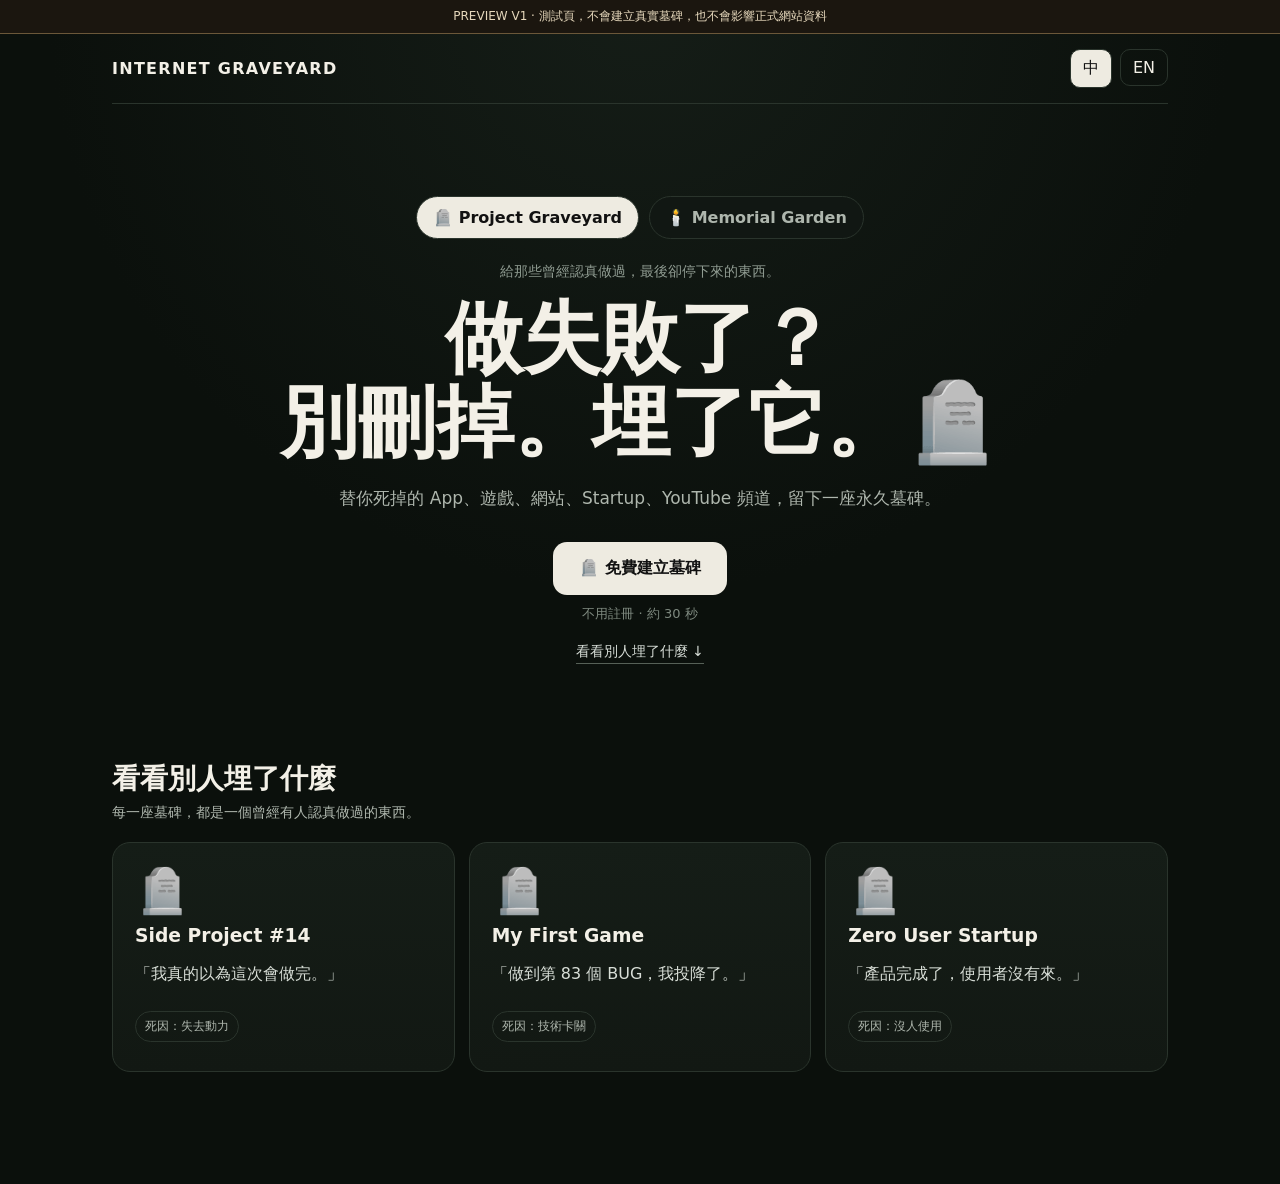
<file: preview-v1.html>
<!doctype html>
<html lang="zh-Hant">
<head>
<meta charset="utf-8">
<meta name="viewport" content="width=device-width,initial-scale=1">
<title>Internet Graveyard — Preview v1</title>
<style>
:root{--bg:#0b100c;--panel:#121813;--panel2:#151d17;--line:#2a342c;--text:#f3f0e7;--muted:#aeb6ad;--accent:#eeebe1;--green:#c9f0d1}
*{box-sizing:border-box}body{margin:0;background:radial-gradient(circle at top,#151d17 0,#0b100c 44%);color:var(--text);font-family:Inter,system-ui,-apple-system,BlinkMacSystemFont,"Segoe UI",sans-serif}button,input,textarea,select{font:inherit}.wrap{max-width:1100px;margin:auto;padding:0 22px 80px}header{height:70px;display:flex;align-items:center;justify-content:space-between;border-bottom:1px solid var(--line)}.brand{font-weight:900;letter-spacing:.08em}.lang button{margin-left:8px;border:1px solid var(--line);background:transparent;color:var(--text);padding:8px 12px;border-radius:10px}.lang button.active{background:var(--accent);color:#111}.hero{text-align:center;padding:92px 0 64px}.switch{display:flex;justify-content:center;gap:10px;margin-bottom:24px;flex-wrap:wrap}.switch button{border:1px solid var(--line);background:#111713;color:var(--muted);padding:11px 16px;border-radius:999px;font-weight:800}.switch button.active{background:var(--accent);color:#111}.kicker{color:#8f9b91;font-size:14px;margin-bottom:16px}.hero h1{font-family:Georgia,serif;font-size:clamp(46px,7vw,78px);line-height:1.08;margin:0 auto 18px;max-width:900px}.hero p{color:var(--muted);font-size:17px;line-height:1.8;margin:0 auto;max-width:700px}.cta{margin-top:28px;border:0;border-radius:14px;padding:16px 26px;background:var(--accent);color:#111;font-weight:900;font-size:16px}.note{color:#7e897f;font-size:13px;margin-top:10px}.browse{display:inline-block;margin-top:20px;color:#d7ddd7;text-decoration:none;font-size:14px;border-bottom:1px solid #566057;padding-bottom:2px}.section{padding:32px 0}.section h2{font-size:28px;margin:0 0 6px}.section .sub{color:var(--muted);font-size:14px}.grid{display:grid;grid-template-columns:repeat(3,1fr);gap:14px;margin-top:20px}.card{border:1px solid var(--line);background:linear-gradient(180deg,var(--panel2),var(--panel));border-radius:18px;padding:22px;min-height:230px}.stone{font-size:44px}.card h3{margin:8px 0 6px}.card p{color:#d8ded7;line-height:1.55}.tag{display:inline-block;border:1px solid var(--line);border-radius:999px;padding:6px 9px;color:var(--muted);font-size:12px;margin-top:8px}.preview-banner{position:sticky;top:0;z-index:20;background:#1b160f;border-bottom:1px solid #6b5739;color:#e6d8bc;text-align:center;padding:8px 14px;font-size:12px}.modal{display:none;position:fixed;inset:0;background:rgba(0,0,0,.74);z-index:50;align-items:center;justify-content:center;padding:18px}.modal.open{display:flex}.box{width:min(620px,100%);background:#101511;border:1px solid var(--line);border-radius:20px;padding:26px;max-height:90vh;overflow:auto}.box h3{font-size:26px;margin:0 0 6px}.box .small{color:var(--muted);font-size:13px;line-height:1.6}.close{float:right;border:0;background:transparent;color:var(--text);font-size:28px}.field{margin-top:16px}.field label{display:block;color:var(--muted);font-size:13px;margin-bottom:7px}.field input,.field textarea,.field select{width:100%;background:#0a0e0b;color:var(--text);border:1px solid var(--line);border-radius:12px;padding:13px}.field textarea{min-height:90px;resize:vertical}.submit{width:100%;margin-top:20px;padding:15px;border:0;border-radius:12px;background:var(--accent);color:#111;font-weight:900}.success{display:none;text-align:center;padding:10px 0}.success.show{display:block}.grave-no{font-family:Georgia,serif;font-size:34px;margin:14px 0 6px}.success p{color:var(--muted);line-height:1.7}.actions{display:grid;grid-template-columns:1.2fr 1fr;gap:10px;margin-top:18px}.actions button{border-radius:12px;padding:13px;border:1px solid var(--line);background:#141b16;color:var(--text);font-weight:800}.actions button.primary{background:var(--accent);color:#111;border-color:var(--accent)}.memorial body{}.memorial-mode{background:radial-gradient(circle at top,#1a1a17 0,#0d100d 46%)}@media(max-width:760px){.grid{grid-template-columns:1fr}.hero{padding:70px 0 48px}.hero h1{font-size:46px}.actions{grid-template-columns:1fr}}
</style>
</head>
<body>
<div class="preview-banner">PREVIEW V1 · 測試頁，不會建立真實墓碑，也不會影響正式網站資料</div>
<div class="wrap">
<header><div class="brand">INTERNET GRAVEYARD</div><div class="lang"><button id="zhBtn" class="active" onclick="setLang('zh')">中</button><button id="enBtn" onclick="setLang('en')">EN</button></div></header>
<section class="hero" id="top">
  <div class="switch"><button id="projectBtn" class="active" onclick="setMode('project')">🪦 Project Graveyard</button><button id="memorialBtn" onclick="setMode('memorial')">🕯️ Memorial Garden</button></div>
  <div class="kicker" id="kicker"></div>
  <h1 id="title"></h1>
  <p id="subtitle"></p>
  <button class="cta" id="mainCta" onclick="openCreate()"></button>
  <div class="note" id="proof"></div>
  <a class="browse" href="#examples" id="browse"></a>
</section>
<section class="section" id="examples"><h2 id="examplesTitle"></h2><div class="sub" id="examplesSub"></div><div class="grid" id="cards"></div></section>
</div>
<div class="modal" id="modal"><div class="box"><button class="close" onclick="closeCreate()">×</button><div id="formWrap"><h3 id="formTitle"></h3><div class="small" id="formSub"></div><div class="field"><label id="nameLabel"></label><input id="nameInput" placeholder=""></div><div class="field" id="causeField"><label id="causeLabel"></label><select id="causeInput"><option>失去動力</option><option>時間不夠</option><option>沒人使用</option><option>技術卡關</option><option>其他</option></select></div><div class="field"><label id="epitaphLabel"></label><textarea id="epitaphInput"></textarea></div><button class="submit" id="submitBtn" onclick="completeDemo()"></button></div><div class="success" id="success"><div style="font-size:44px" id="successIcon">🪦</div><h3 id="successTitle"></h3><div class="grave-no" id="graveNo"></div><p id="successCopy"></p><div class="actions"><button class="primary" id="shareBtn" onclick="demoShare()"></button><button id="viewBtn" onclick="closeCreate()"></button></div></div></div></div>
<script>
let lang='zh',mode='project';
const copy={
zh:{project:{kicker:'給那些曾經認真做過，最後卻停下來的東西。',title:'做失敗了？<br>別刪掉。埋了它。🪦',subtitle:'替你死掉的 App、遊戲、網站、Startup、YouTube 頻道，留下一座永久墓碑。',cta:'🪦 免費建立墓碑',proof:'不用註冊 · 約 30 秒',browse:'看看別人埋了什麼 ↓',examplesTitle:'看看別人埋了什麼',examplesSub:'每一座墓碑，都是一個曾經有人認真做過的東西。',formTitle:'替它立一座墓碑',formSub:'只填最重要的三件事。這個預覽不會送出真實資料。',name:'它叫什麼？',cause:'它怎麼死的？',epitaph:'最後想留一句什麼話？',submit:'正式下葬（預覽）',success:'✓ 已正式下葬',no:'GRAVE #27',successCopy:'你的失敗現在有了一個正式墓碑編號。分享出去，讓這次失敗至少留下一點傳說。',share:'🔗 分享我的失敗',view:'查看墓碑'},memorial:{kicker:'給那些值得被記得的人、事、地方與時光。',title:'有些事情結束了，<br>但不必消失。',subtitle:'為一個人、一隻寵物、一個地方，或人生的一段記憶，留下一個可以再次回來看的地方。',cta:'🌿 免費留下紀念',proof:'不用註冊 · 約 30 秒',browse:'看看花園裡留下了什麼 ↓',examplesTitle:'看看花園裡留下了什麼',examplesSub:'這裡沒有排名，只留下值得被記得的事物。',formTitle:'留下一段紀念',formSub:'只填最重要的內容。這個預覽不會送出真實資料。',name:'想紀念誰／什麼？',epitaph:'想留下什麼話？',submit:'留下紀念（預覽）',success:'✓ 紀念已建立',no:'MEMORIAL #12',successCopy:'這段紀念現在有了自己的編號。把它分享給也記得的人，讓這份回憶被留下來。',share:'🔗 分享這段紀念',view:'查看紀念碑'}},
en:{project:{kicker:'For the things you seriously tried to build, but eventually left behind.',title:'Failed?<br>Don’t delete it. Bury it. 🪦',subtitle:'Give your dead app, game, website, startup, or YouTube channel a permanent grave.',cta:'🪦 CREATE A GRAVE — FREE',proof:'No sign-up · About 30 seconds',browse:'See what others buried ↓',examplesTitle:'See what others buried',examplesSub:'Every grave is something someone once seriously tried to build.',formTitle:'Give it a grave',formSub:'Just three important things. This preview does not submit real data.',name:'What was it called?',cause:'What killed it?',epitaph:'What is its final line?',submit:'BURY IT (PREVIEW)',success:'✓ OFFICIALLY BURIED',no:'GRAVE #27',successCopy:'Your failure now has an official grave number. Share it so the failure leaves behind at least one legend.',share:'🔗 SHARE MY FAILURE',view:'VIEW GRAVE'},memorial:{kicker:'For the people, places, pets, and moments worth remembering.',title:'Some things end.<br>They don’t have to disappear.',subtitle:'Leave a place to return to for a person, a pet, a place, or a chapter of your life.',cta:'🌿 CREATE A MEMORIAL — FREE',proof:'No sign-up · About 30 seconds',browse:'See what people remembered ↓',examplesTitle:'See what people remembered',examplesSub:'No rankings here — just things worth remembering.',formTitle:'Create a memorial',formSub:'Only the essentials. This preview does not submit real data.',name:'Who or what are you remembering?',epitaph:'What would you like to leave behind?',submit:'CREATE MEMORIAL (PREVIEW)',success:'✓ MEMORIAL CREATED',no:'MEMORIAL #12',successCopy:'This memory now has its own number. Share it with someone who remembers too.',share:'🔗 SHARE THIS MEMORIAL',view:'VIEW MEMORIAL'}}};
function setLang(v){lang=v;zhBtn.classList.toggle('active',v==='zh');enBtn.classList.toggle('active',v==='en');document.documentElement.lang=v==='zh'?'zh-Hant':'en';render()}
function setMode(v){mode=v;projectBtn.classList.toggle('active',v==='project');memorialBtn.classList.toggle('active',v==='memorial');document.body.classList.toggle('memorial-mode',v==='memorial');render()}
function render(){const c=copy[lang][mode];kicker.innerHTML=c.kicker;title.innerHTML=c.title;subtitle.innerHTML=c.subtitle;mainCta.innerHTML=c.cta;proof.innerHTML=c.proof;browse.innerHTML=c.browse;examplesTitle.innerHTML=c.examplesTitle;examplesSub.innerHTML=c.examplesSub;formTitle.innerHTML=c.formTitle;formSub.innerHTML=c.formSub;nameLabel.innerHTML=c.name;epitaphLabel.innerHTML=c.epitaph;submitBtn.innerHTML=c.submit;causeField.style.display=mode==='project'?'block':'none';if(mode==='project')causeLabel.innerHTML=c.cause;successTitle.innerHTML=c.success;graveNo.innerHTML=c.no;successCopy.innerHTML=c.successCopy;shareBtn.innerHTML=c.share;viewBtn.innerHTML=c.view;successIcon.innerHTML=mode==='project'?'🪦':'🕯️';cards.innerHTML=mode==='project'?projectCards():memorialCards()}
function projectCards(){return '<div class="card"><div class="stone">🪦</div><h3>Side Project #14</h3><p>「我真的以為這次會做完。」</p><span class="tag">死因：失去動力</span></div><div class="card"><div class="stone">🪦</div><h3>My First Game</h3><p>「做到第 83 個 BUG，我投降了。」</p><span class="tag">死因：技術卡關</span></div><div class="card"><div class="stone">🪦</div><h3>Zero User Startup</h3><p>「產品完成了，使用者沒有來。」</p><span class="tag">死因：沒人使用</span></div>'}
function memorialCards(){return '<div class="card"><div class="stone">🕯️</div><h3>Lucky</h3><p>「謝謝你陪我走過 14 年。」</p><span class="tag">寵物</span></div><div class="card"><div class="stone">🌿</div><h3>老家的陽台</h3><p>「夏天的風，我還記得。」</p><span class="tag">地方</span></div><div class="card"><div class="stone">🕯️</div><h3>2024 的我們</h3><p>「有些人生章節結束了，但不需要刪除。」</p><span class="tag">人生片段</span></div>'}
function openCreate(){formWrap.style.display='block';success.classList.remove('show');modal.classList.add('open')}
function closeCreate(){modal.classList.remove('open')}
function completeDemo(){formWrap.style.display='none';success.classList.add('show')}
function demoShare(){const msg=mode==='project'?(lang==='zh'?'分享功能下一版會接真實墓碑連結與分享卡。':'The next version will connect real grave links and share cards.'):(lang==='zh'?'分享功能下一版會接真實紀念連結與分享卡。':'The next version will connect real memorial links and share cards.');alert(msg)}
modal.addEventListener('click',e=>{if(e.target===modal)closeCreate()});render();
</script>
</body>
</html>
</file>
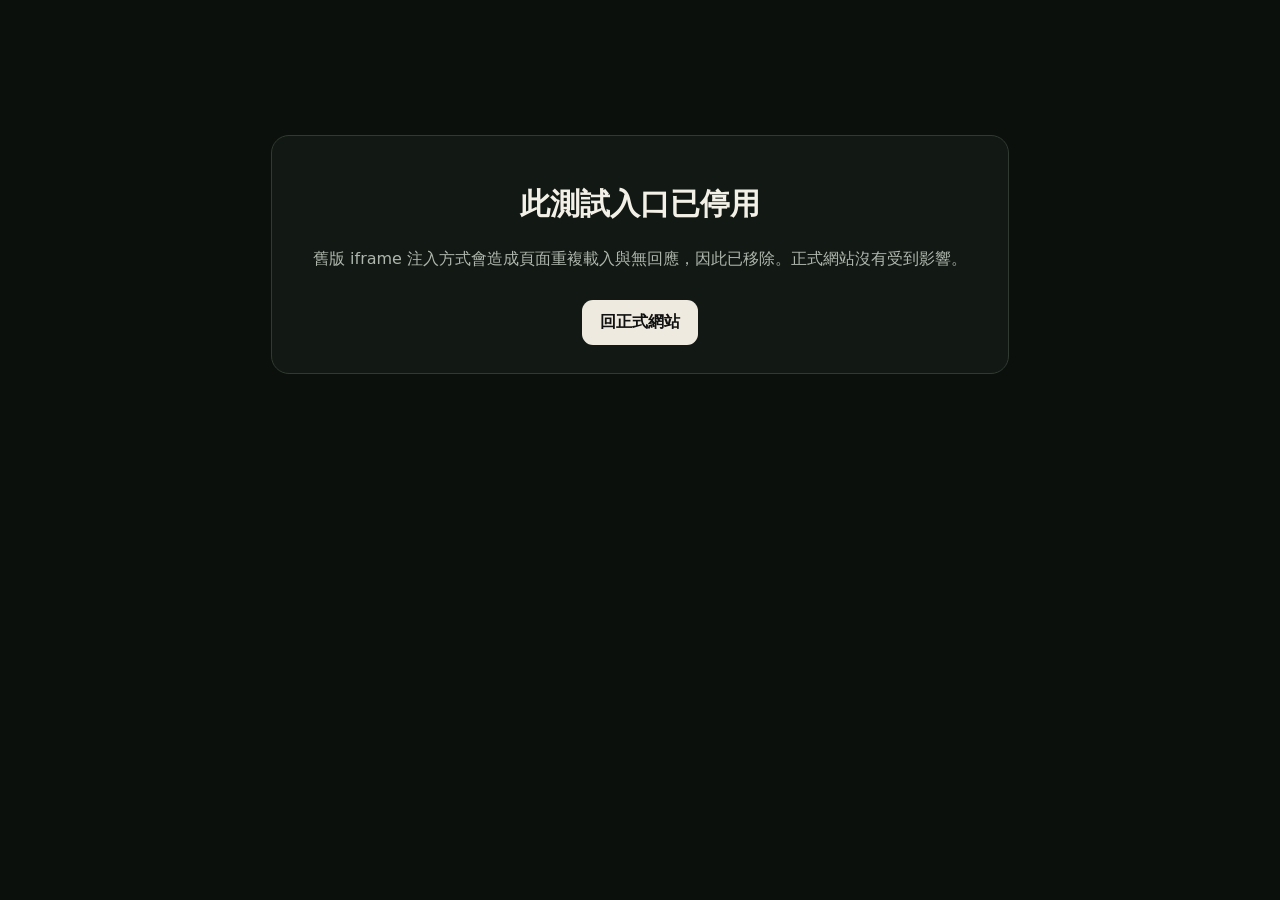
<file: upgrade-integration-live.html>
<!doctype html><html lang="zh-Hant"><head><meta charset="utf-8"><meta name="viewport" content="width=device-width,initial-scale=1"><title>Internet Graveyard — Upgrade Integration Test Disabled</title><style>html,body{margin:0;min-height:100%;background:#0b100c;color:#f3f0e7;font-family:Inter,system-ui,sans-serif}.box{max-width:680px;margin:15vh auto;padding:28px;border:1px solid #303a32;border-radius:18px;background:#121813;text-align:center}h1{font:700 30px Georgia,serif}p{color:#aeb6ad;line-height:1.7}a{display:inline-block;margin-top:12px;padding:12px 18px;border-radius:11px;background:#eeeae0;color:#111;text-decoration:none;font-weight:800}</style></head><body><main class="box"><h1>此測試入口已停用</h1><p>舊版 iframe 注入方式會造成頁面重複載入與無回應，因此已移除。正式網站沒有受到影響。</p><a href="./">回正式網站</a></main></body></html>
</file>
